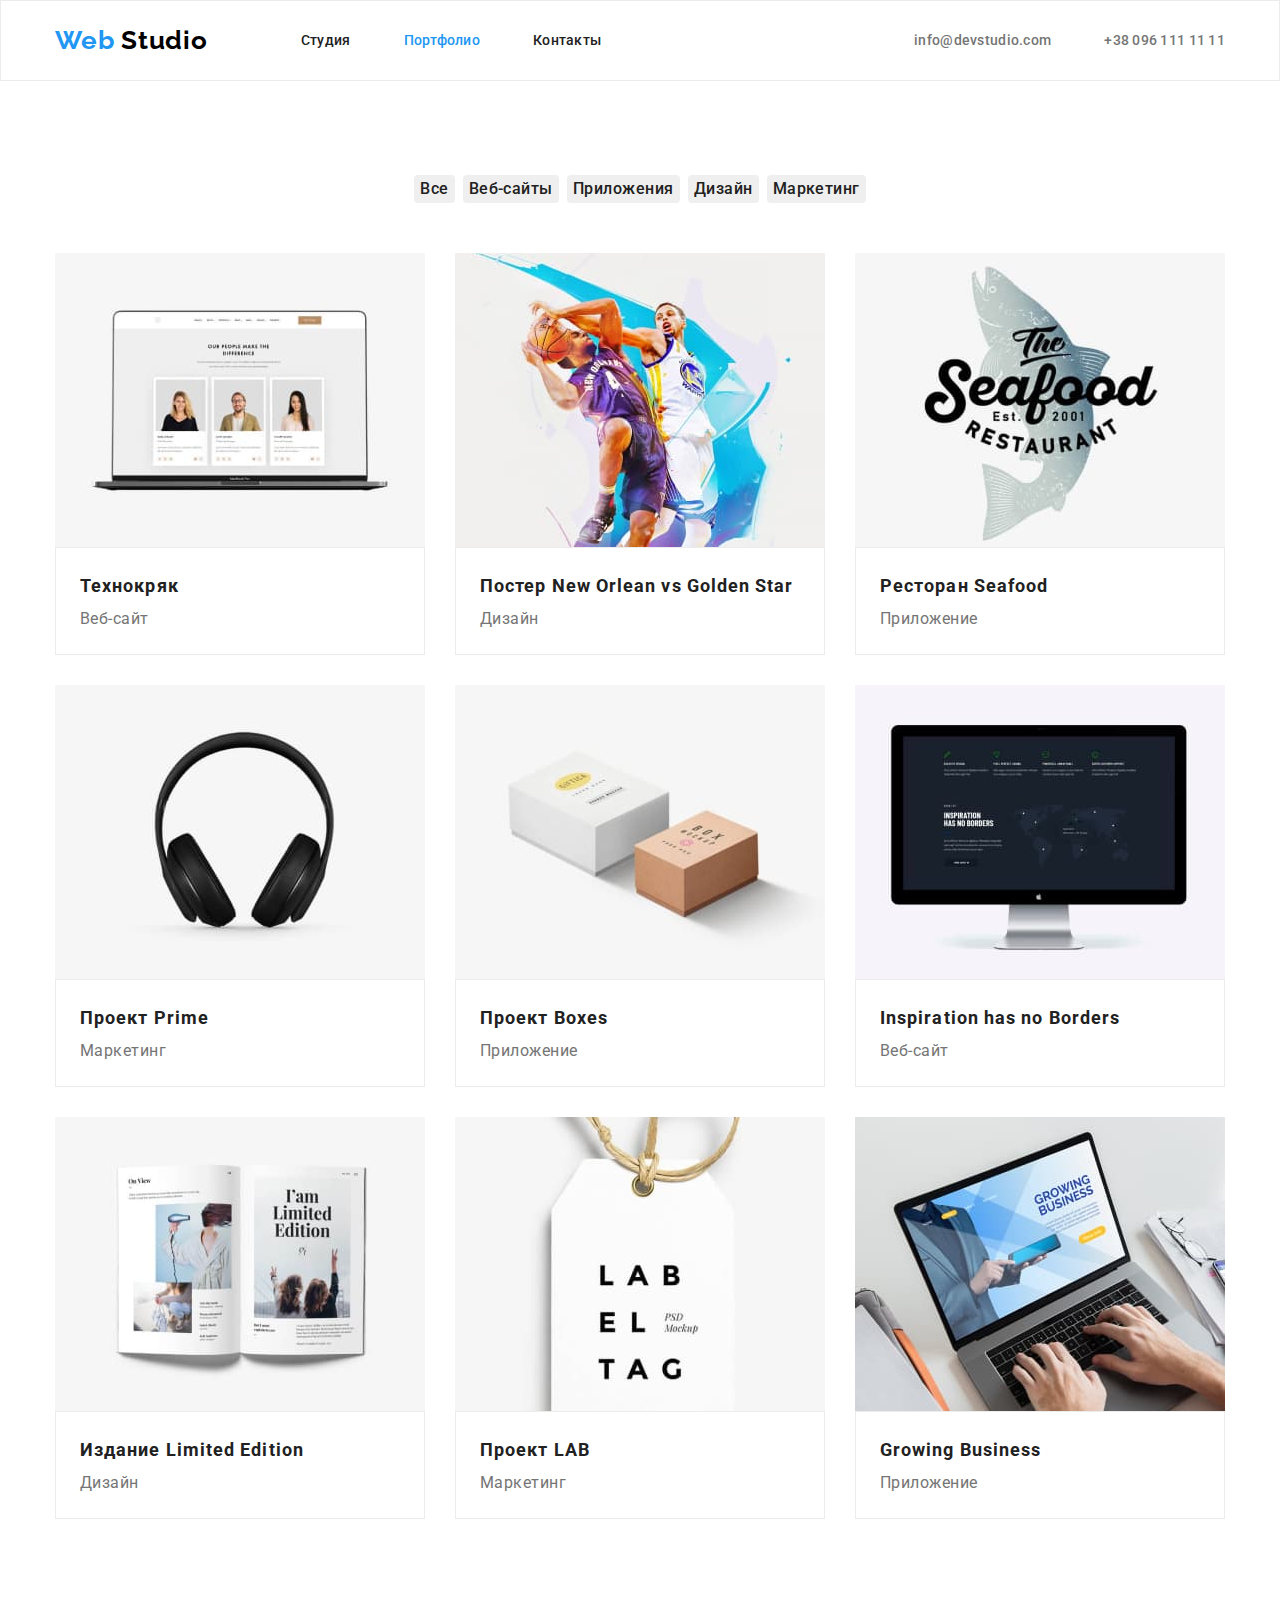
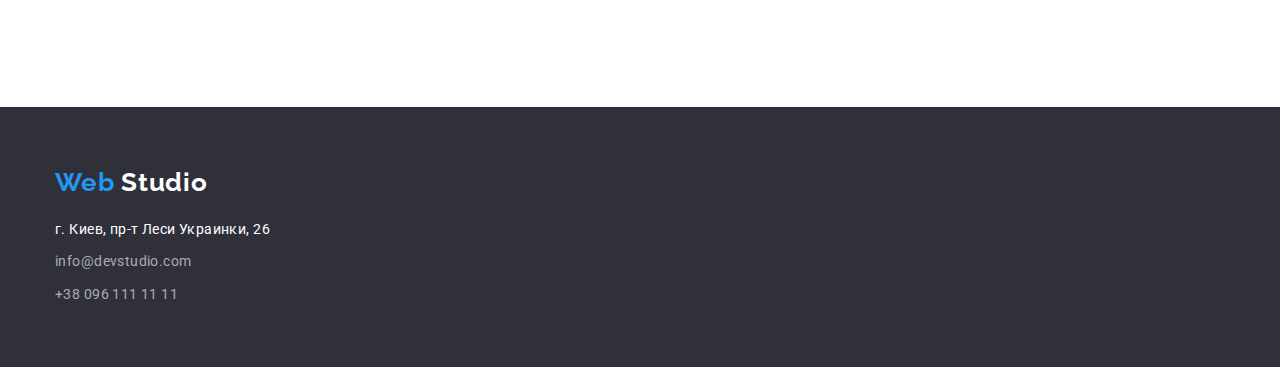
<file: portfolio.html>
<!DOCTYPE html>
<html lang="ru">

<head>
    <meta charset="UTF-8">
    <meta http-equiv="X-UA-Compatible" content="IE=edge">
    <meta name="viewport" content="width=device-width, initial-scale=1.0">
    <title>WebStudio</title>
    <link
        href="https://fonts.googleapis.com/css2?family=Raleway:wght@700&family=Roboto:wght@400;500;700;900&display=swap"
        rel="stylesheet">
    <link rel="preconnect" href="https://fonts.gstatic.com">
    <link rel="stylesheet" href="https://cdnjs.cloudflare.com/ajax/libs/modern-normalize/1.0.0/modern-normalize.min.css" />
    <link rel="stylesheet" href="./css/style.css">
</head>

<body>
    <!--header-->   
        <header class="header portfolio-header">
            <!-- <nav class="navigation"> -->
            <div class="container">
                <a class="logo-portfolio logo link " href="#" lang="en">
                    <span class="web-color">Web</span>
                    <span class="studio-color">Studio</span></a>
                <ul class="nav-list list">
                    <li class="nav-list-item"><a class=" nav-link link " href="./index.html">Студия</a></li>
                    <li class="nav-list-item"><a class=" nav-link current link" href="./portfolio.html">Портфолио</a></li>
                    <li class="nav-list-item"><a class=" nav-link link" href="./index.html">Контакты</a></li>
                </ul>
                <!-- </nav> -->
                <ul class="navigation-list list">
                    <li class="nav-list-item"><a class="model-btn link" href="mailto:info@devstudio.com">info@devstudio.com</a>
                    </li>
                    <li><a class="tel-link link" href="tel:+380961111111">+38 096 111 11 11</a></li>
                </ul>
            </div>
        
        </header>


<!--main portfolio-->

    <main>
        <section class="section-cards">
            
            <div class="container">
                <h1 class="visually-hidden">портфолио</h1>
                
                <ul class="portfolio-btn list">
                    <li class="but-port"><button class="portfolio-button but" type="button">Все</button></li>
                    <li class="but-port"><button class="portfolio-button but" type="button">Веб-сайты</button></li>
                    <li class="but-port"><button class="portfolio-button but" type="button">Приложения</button></li>
                    <li class="but-port"><button class="portfolio-button but" type="button">Дизайн</button></li>
                    <li class="but-port"><button class="portfolio-button but" type="button">Маркетинг</button></li>
                </ul>

                           <!-- portfolio-cards -->

                <ul class="portfolio-cards list">
                    <li class="portfolio-item">
    
                            <a class="link" href="#">
                                <img src="./images/portfolio/tehnokryak.jpg" alt="Люди на экране монитора" width="370" height="294">
                                <div class="circuit">
                                    <h2 class="card-name">Технокряк</h2>
                                    <p class="specification">Веб-сайт</p>
                                </div>                                
                            </a>                                        
                    </li>
                    <li class="portfolio-item">
                            <a class="link" href="#">
                                <img src="./images/portfolio/new-orlean-vs-golden-star.jpg" alt="Баскетболисты с мячем" width="370" height="294">
                                <div class="circuit">
                                    <h2 class="card-name">Постер <span lang="en">New Orlean vs Golden Star</span></h2>
                                    <p class="specification">Дизайн</p>
                                </div>                                
                            </a>                                       
                    </li>
                    <li class="portfolio-item">                        
                            <a class="link" href="#">
                                <img src="./images/portfolio/seafood.jpg" alt="Название ресторана на фоне рыбы" width="370" height="294">
                                <div class="circuit">
                                    <h2 class="card-name">Ресторан Seafood</h2>
                                    <p class="specification">Приложение</p>
                                </div>                                
                            </a>                                        
                    </li>
                    <li class="portfolio-item">                        
                            <a class="link" href="#">
                                <img src="./images/portfolio/prime.jpg" alt="Наушники" width="370" height="294">
                                <div class="circuit">
                                    <h2 class="card-name">Проект Prime</h2>
                                    <p class="specification">Маркетинг</p>
                                </div>                                
                            </a>                                       
                    </li>
                    <li class="portfolio-item">                       
                            <a class="link" href="#">
                                <img src="./images/portfolio/boxes.jpg" alt="Коробки" width="370" height="294">
                                <div class="circuit">
                                    <h2 class="card-name">Проект Boxes</h2>
                                    <p class="specification">Приложение</p>
                                </div>                                
                            </a>                                        
                    </li>
                    <li class="portfolio-item">                        
                            <a class="link" href="#">
                                <img src="./images/portfolio/inspiration-has-no-borders.jpg" alt="Монитор со списком" width="370" height="294">
                                <div class="circuit">
                                    <h2 class="card-name">Inspiration has no Borders</h2>
                                    <p class="specification">Веб-сайт</p>
                                </div>
                                
                            </a>               
                    </li>
                    <li class="portfolio-item">
                        
                            <a class="link" href="#">
                                <img src="./images/portfolio/limited-edition.jpg" alt="Книга с картинками" width="370" height="294">
                                <div class="circuit">
                                    <h2 class="card-name">Издание Limited Edition</h2>
                                    <p class="specification">Дизайн</p>
                                </div>
                            </a>
                    </li>
                    <li class="portfolio-item">
                            <a class="link" href="#">
                                <img src="./images/portfolio/lab.jpg" alt="Бирка от одежды" width="370" height="294">
                                <div class="circuit">
                                    <h2 class="card-name">Проект LAB</h2>
                                    <p class="specification">Маркетинг</p>
                                </div> 
                            </a>
                    </li>
                    <li class="portfolio-item">
                        <a class="link" href="#">
                            <img src="./images/portfolio/growing-business.jpg" alt="Открывают какой-то сайт на ноутбуке" width="370" height="294">
                            <div class="circuit">
                               <h2 class="card-name">Growing Business</h2>
                                <p class="specification">Приложение</p>
                            </div>  
                                
                            </a>         
                    </li>
                </ul>    
            </div>
            
            
        </section>
    </main>
    <!--contacts-->
    
            <footer class="fon">
                <div class="container">
                    <address class="bg-address">
                        <a class="logo-footer link " href="/" lang="en">
                            <span class="web-color">Web</span>
                            <span class="studio-color-wite">Studio</span>
                        </a>
                        <ul class="footer-list list">
                            <li class="footer-nav-contact"><a class="link map-color-white" href="https://goo.gl/maps/naTUiNi98Y5UfKpo8" target="_blank">г. Киев, пр-т
                                    Леси Украинки, 26</a></li>
                            <li class="footer-nav-contact"><a class="contact-footer link" href="mailto:info@devstudio.com">info@devstudio.com</a></li>
                            <li class="footer-nav-contact"><a class="contact-footer link" href="tel:+380961111111">+38 096 111 11 11</a></li>
                        </ul>
                    </address>
                </div>
                
            </footer>
        
    
    
    </body>
</html>
</file>
<file: css/style.css>
:root {
  --main-font: 'Roboto', sans-serif;
  --secondary-font: 'Raleway', sans-serif;
  --accent-color: #2196f3;
  --secondary-color: #757575;
  --color-text-cards: #212121;
  --color-line: #ffffff;
  --logo-color: #000000;
  --hero-bg-color: #2f303a;
  --hero-btn-color: #188ce8;
  --footer-bg-color: #2f303a;
  --color-card-studio: #f5f4fa;
}

h1,
h2,
h3,
h4,
h5,
h6,
p {
  margin-top: 0;
  margin-bottom: 0;
}

ul,
ol {
  margin-top: 0;
  margin-bottom: 0;
  padding-left: 0;
}

img {
  display: block;
}

.list {
  list-style: none;
}

.link {
  text-decoration: none;
}

body {
  font-family: var(--main-font);
  color: var(--color-text-cards);
}

.visually-hidden {
  position: absolute !important;
  clip: rect(1px 1px 1px 1px); /* IE6 IE7*/
  clip: rect(1px 1px 1px 1px);
  padding: 0 !important;
  border: 0 !important;
  height: 1px !important;
  width: 1px !important;
  overflow: hidden;
}
/* ===========index=========== */

/* ===========heder=========== */

.container {
  box-sizing: border-box;
  width: 1200px;
  margin: 0 auto;
  padding-left: 15px;
  padding-right: 15px;
}
.header {
  padding-top: 24px;
  padding-bottom: 24px;
}
.header .container {
  display: flex;
  align-items: center;
}
.logo {
  font-family: var(--secondary-font);
  font-weight: 700;
  font-size: 26px;
  line-height: 1.19;
  letter-spacing: 0.03em;
  color: var(--accent-color);
  margin-right: 93px;
}

.studio-color {
  color: var(--logo-color);
}

.nav-list {
  display: flex;
}

.nav-list .nav-link.current {
  color: var(--accent-color);
}

.nav-list-item:not(:last-child) {
  margin-right: 53px;
}

.nav-link {
  font-weight: 500;
  font-size: 14px;
  line-height: 1.14;
  letter-spacing: 0.02em;
  color: var(--color-text-cards);
}

.nav-link:hover,
.nav-link:focus {
  color: var(--accent-color);
}

.navigation-list {
  display: flex;
  margin-left: auto;
}

.model-btn {
  font-weight: 500;
  font-size: 14px;
  line-height: 1.14;
  letter-spacing: 0.02em;
  color: var(--secondary-color);
}

.model-btn:hover,
.model-btn:focus {
  color: var(--accent-color);
}

.tel-link {
  font-weight: 500;
  font-size: 14px;
  line-height: 1.14;
  letter-spacing: 0.02em;
  color: var(--secondary-color);
  /* margin-left: 50px; */
}

.tel-link:hover,
.tel-link:focus {
  color: var(--accent-color);
}
/* ===========and heder=========== */

/* ===========hero=========== */

.background-color {
  background: var(--hero-bg-color);
  padding-top: 200px;
  padding-bottom: 200px;
  margin: 0 auto;
  text-align: center;
  width: 1600px;
  /* height: 600px; */
}

.hero-heading {
  font-weight: 900;
  font-size: 44px;
  line-height: 1.36;
  letter-spacing: 0.06em;
  text-transform: uppercase;
  color: var(--color-line);
  width: 696px;
  margin: 0 auto;
}
/* .hero-btn */
.hero-btn {
  background: var(--hero-btn-color);
  font-weight: 700;
  font-size: 16px;
  line-height: 1.8;
  color: var(--color-line);
  padding: 10px 32px;
  margin-top: 30px;
  border-radius: 4px;
}
.hero-btn:hover,
.hero-btn:focus {
  background: var(--accent-color);
}
/* ===========and hero=========== */

/* ===========advantages=========== */
.advantages {
  display: flex;
  flex-wrap: wrap;
  /* margin-top: 94px; */
  /* margin-left: 30px; */
}
.advantages-heading-list {
  padding-top: 94px;
  /* margin-bottom: 94px; */
}
.advantages-list:not(:last-child) {
  margin-right: 30px;
}
.advantages-list {
  flex-basis: calc(100% / 4 - 30px);
}
.advantages-heading {
  font-weight: 700;
  font-size: 14px;
  line-height: 1.8;
  letter-spacing: 0.03em;
  text-transform: uppercase;
  color: var(--color-text-cards);
  margin-bottom: 10px;
}
.advantages-paragraph {
  font-weight: 400;
  font-size: 14px;
  line-height: 1.7;
  letter-spacing: 0.03em;
  color: var(--secondary-color);
}
/* ===========and advantages=========== */

/* ===========img-heading=========== */
.img-heading {
  font-weight: 700;
  font-size: 36px;
  line-height: 1.16;
  text-align: center;
  letter-spacing: 0.03em;
  color: var(--color-text-cards);
  margin-bottom: 50px;
}
.heading-list {
  padding-top: 94px;
  padding-bottom: 94px;
}
.img {
  display: flex;
  flex-wrap: wrap;
  margin-left: -30px;
  margin-top: -30px;
}
.pictures {
  flex-basis: calc(100% / 3 - 30px);
  margin-left: 30px;
  margin-top: 30px;
}

/* =========== and img-heading=========== */

/* =========== cards=========== */
.cards {
  background-color: var(--color-card-studio);
  padding-top: 94px;
  padding-bottom: 94px;
}
.cards-comands {
  display: flex;
  flex-wrap: wrap;
  margin-top: -30px;
  margin-left: -30px;
}
.cards-list {
  flex-basis: calc(100% / 4 - 30px);
  margin-top: 30px;
  margin-left: 30px;
}
.card-name-comand {
  text-align: center;
  padding-top: 30px;
  padding-bottom: 30px;
}
.name-list {
  font-weight: 500;
  font-size: 16px;
  line-height: 1.18;
  letter-spacing: 0.03em;
  color: var(--color-text-cards);
  /* text-align: center; */
  /* margin-top: 30px; */
}
.profession {
  font-weight: 400;
  font-size: 16px;
  line-height: 1.18;
  letter-spacing: 0.03em;
  color: var(--secondary-color);
  /* text-align: center; */
  margin-top: 10px;
  /* margin-bottom: 30px; */
}

/* =========== and cards=========== */

/* =========== footer=========== */
.fon {
  background: var(--footer-bg-color);
  padding-top: 60px;
  padding-bottom: 60px;
}
.bg-address {
  font-style: normal;
}
.footer-list {
  margin-top: 20px;
}
.logo-footer {
  font-family: var(--secondary-font);
  font-weight: 700;
  font-size: 26px;
  line-height: 1.19;
  letter-spacing: 0.03em;
  color: var(--accent-color);
}
.studio-color-wite {
  color: var(--color-line);
}
.footer-nav-contact:not(:last-child) {
  margin-bottom: 9px;
}
.nav-footer {
  margin-top: 20px;
}
.map-color-white {
  font-weight: 400;
  font-size: 14px;
  line-height: 1.71;
  letter-spacing: 0.03em;
  color: var(--color-line);
  margin-bottom: 9px;
}
.contact-footer {
  font-weight: 400;
  font-size: 14px;
  line-height: 1.71;
  letter-spacing: 0.03em;
  color: rgba(255, 255, 255, 0.6);
  margin-bottom: 60px;
}
.footer-navigation:not(:last-child) {
  margin-bottom: 9px;
}

/* ===========and footer=========== */

/* ===========and index=========== */

/* ===========portfolio=========== */
/* ============ PORTFOLIO HEADER ======= */
.portfolio-header {
  border: 1px solid #ececec;
}

/* ===========main=========== */
.section-cards {
  padding-top: 94px;
  padding-bottom: 94px;
}
.portfolio-btn {
  display: flex;
  justify-content: center;
  padding-bottom: 50px;
}
.but-port:not(:last-child) {
  margin-right: 8px;
}
.portfolio-button {
  border-radius: 4px;
}
.but {
  font-weight: 500;
  font-size: 16px;
  line-height: 1.62;
  letter-spacing: 0.03em;
  color: var(--color-text-cards);
  border: none;
}
.but:hover,
.but:focus {
  color: var(--color-line);
  background: var(--accent-color);
}
.portfolio-cards {
  display: flex;
  flex-wrap: wrap;
  margin-left: -30px;
  margin-top: -30px;
  margin-bottom: 94px;
}
.portfolio-item {
  margin-left: 30px;
  margin-top: 30px;
}
.circuit {
  border: 1px solid #ececec;
  padding-top: 20px;
  padding-bottom: 20px;
  padding-left: 24px;
  padding-right: 24px;
}
.card-name {
  font-weight: 700;
  font-size: 18px;
  line-height: 2;
  letter-spacing: 0.06em;
  color: var(--color-text-cards);
}
.specification {
  font-weight: 400;
  font-size: 16px;
  line-height: 1.87;
  letter-spacing: 0.03em;
  color: var(--secondary-color);
}
/* ===========and main=========== */

/* ===========and portfolio=========== */
</file>
